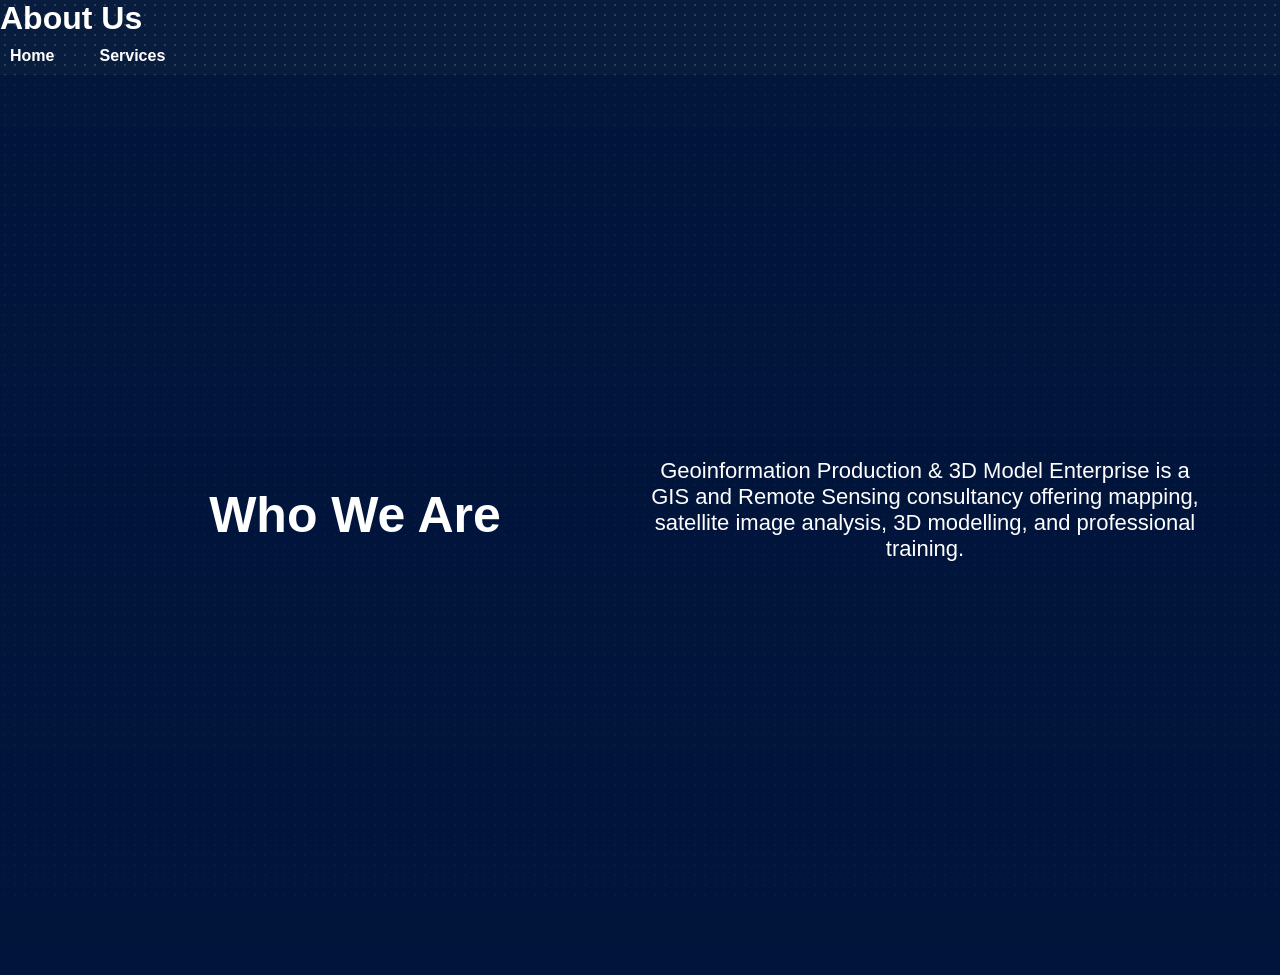
<file: about.html>
<!DOCTYPE html>
<html>
<head>

<title>About Us</title>

<link rel="stylesheet" href="style.css">

</head>

<body>

<header>

<h1>About Us</h1>

<nav>

<a href="index.html">Home</a>

<a href="services.html">Services</a>

</nav>

</header>

<section class="hero">

<h2>Who We Are</h2>

<p>

Geoinformation Production & 3D Model Enterprise is a GIS and Remote Sensing consultancy offering mapping, satellite image analysis, 3D modelling, and professional training.

</p>

</section>

</body>

</html>
</file>
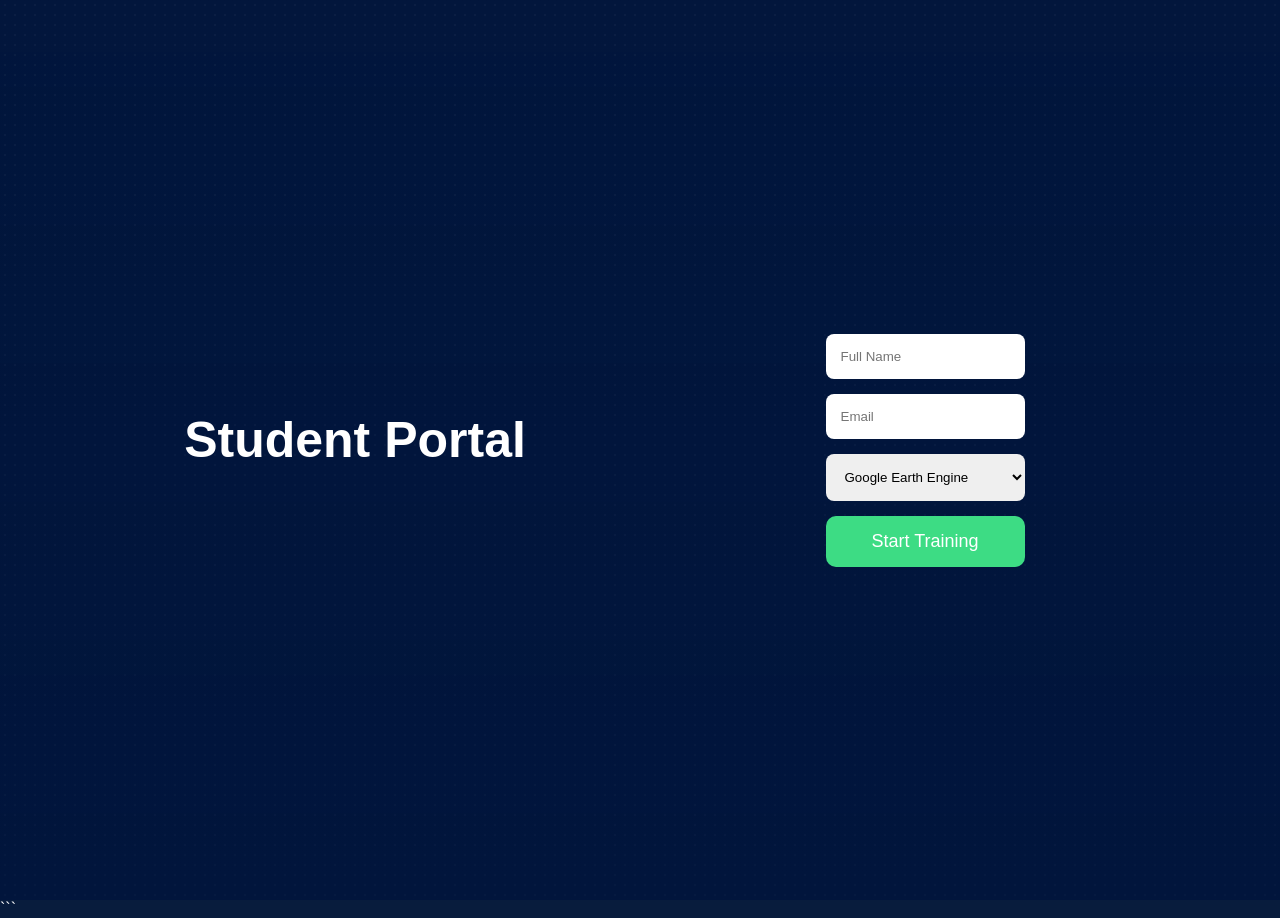
<file: login.html>
<!DOCTYPE html>
<html lang="en">
<head>

<meta charset="UTF-8">

<meta name="viewport" content="width=device-width, initial-scale=1.0">

<title>Student Login</title>

<link rel="stylesheet" href="style.css">

</head>

<body>

<section class="hero">

<h2>Student Portal</h2>


<form id="loginForm">

<input id="name" type="text" placeholder="Full Name" required>

<input id="email" type="email" placeholder="Email" required>

<select id="course">

<option>Google Earth Engine</option>

<option>ArcGIS Pro</option>

<option>QGIS</option>

<option>Surfer</option>

</select>

<button type="submit">

Start Training

</button>

</form>

</section>


<script>
document.getElementById("loginForm").addEventListener("submit", function(e){
    e.preventDefault();

    const today = new Date();

    const student = {
        name: document.getElementById("name").value,
        email: document.getElementById("email").value,
        course: document.getElementById("course").value,

        // Save the exact date of registration
        registrationDate: today.toISOString(),

        // Save the training year permanently
        trainingYear: today.getFullYear(),

        // Permanent certificate number
        certificateNumber:
            "GPE-" +
            today.getFullYear() +
            "-" +
            Math.floor(100000 + Math.random() * 900000)
    };

    localStorage.setItem("studentData", JSON.stringify(student));

    window.location = "student.html";
});

</script>
```

</body>

</html>
</file>
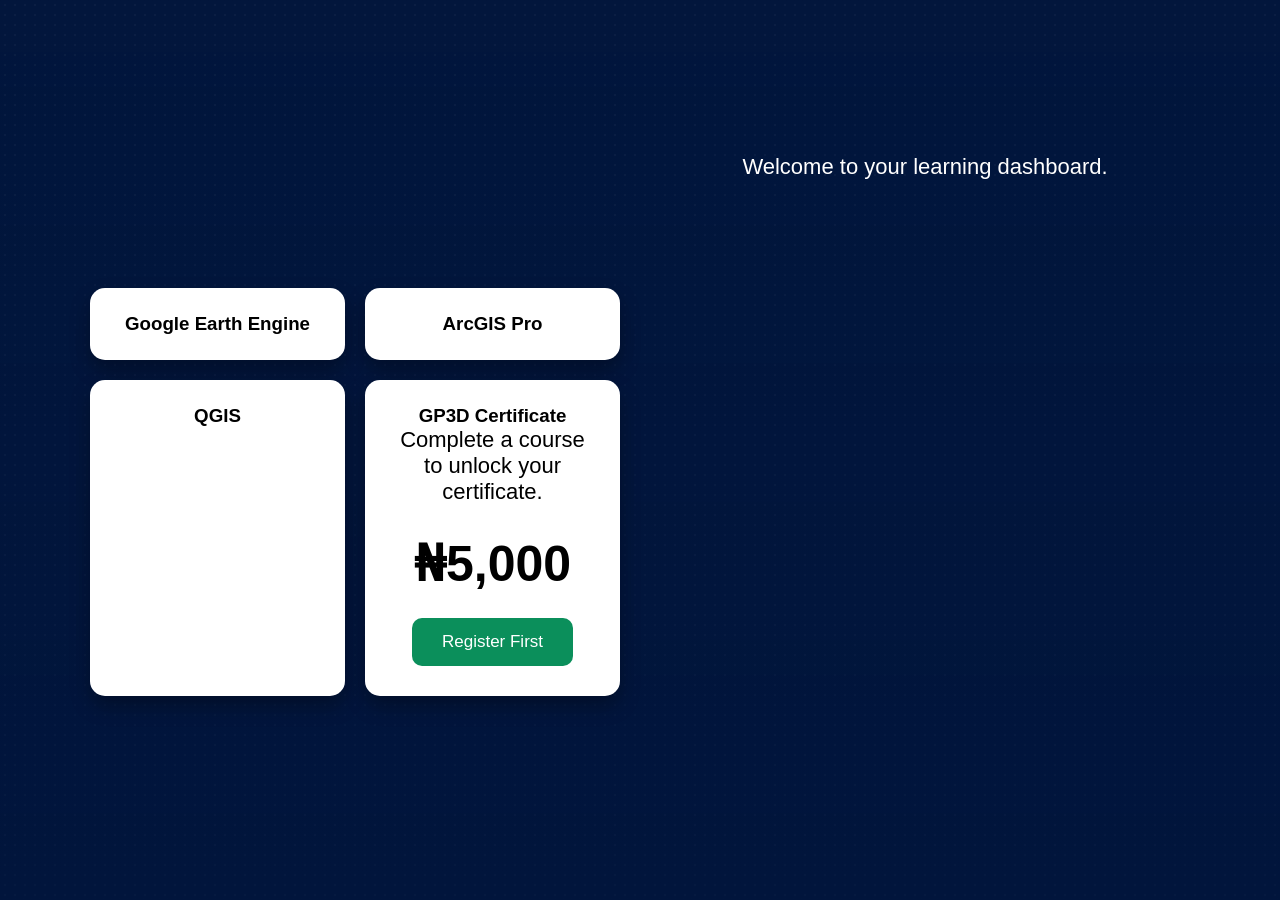
<file: student.html>
<!DOCTYPE html>
<html lang="en">
<head>

<meta charset="UTF-8">

<meta name="viewport" content="width=device-width, initial-scale=1.0">

<title>Student Dashboard</title>

<link rel="stylesheet" href="style.css">

</head>
<script src="https://js.paystack.co/v2/inline.js"></script>
<script src="payment.js"></script>

<script>
document.addEventListener("DOMContentLoaded", function(){

    const student = JSON.parse(localStorage.getItem("studentData"));

    const actionBtn = document.getElementById("actionBtn");
    const message = document.getElementById("certificateMessage");

    // No student
    if(!student){
        actionBtn.innerHTML = "Register First";
        actionBtn.onclick = function(){
            window.location = "login.html";
        };
        return;
    }

    // Course not completed
    if(student.completed !== true){

        message.innerHTML =
        "Choose a course and complete it before requesting your certificate.";

        actionBtn.innerHTML = "Start Learning";

        actionBtn.onclick = function(){
            window.location = "courses.html";
        };

    }

    // Course completed
    else{

        message.innerHTML =
        "Congratulations! Your course is complete. Pay ₦5,000 to download your GP3D Certificate.";

        actionBtn.innerHTML = "Pay ₦5,000 & Get Certificate";

        actionBtn.onclick = function(){

            startPayment();

        };

    }

});
</script>

<script>

document.addEventListener("DOMContentLoaded", function(){

    const student = JSON.parse(localStorage.getItem("studentData"));

    const payButton = document.getElementById("payNow");

    if(student && student.completed === true){

        payButton.disabled = false;

        payButton.innerHTML = "Pay & Get Certificate";

        payButton.style.background = "#0b8f5b";

        payButton.style.cursor = "pointer";

    }

});

</script>
<body>

<section class="hero">

<h2 id="welcome"></h2>

<p>Welcome to your learning dashboard.</p>

<div class="services">

<div class="card">

<h3>Google Earth Engine</h3>

</div>

<div class="card">

<h3>ArcGIS Pro</h3>

</div>

<div class="card">

<h3>QGIS</h3>

</div>

<div class="card">

    <h3>GP3D Certificate</h3>

    <p id="certificateMessage">
        Complete a course to unlock your certificate.
    </p>

    <h2>₦5,000</h2>

    <button id="actionBtn" class="lesson-btn">
        Start Learning
    </button>

</div>
</file>
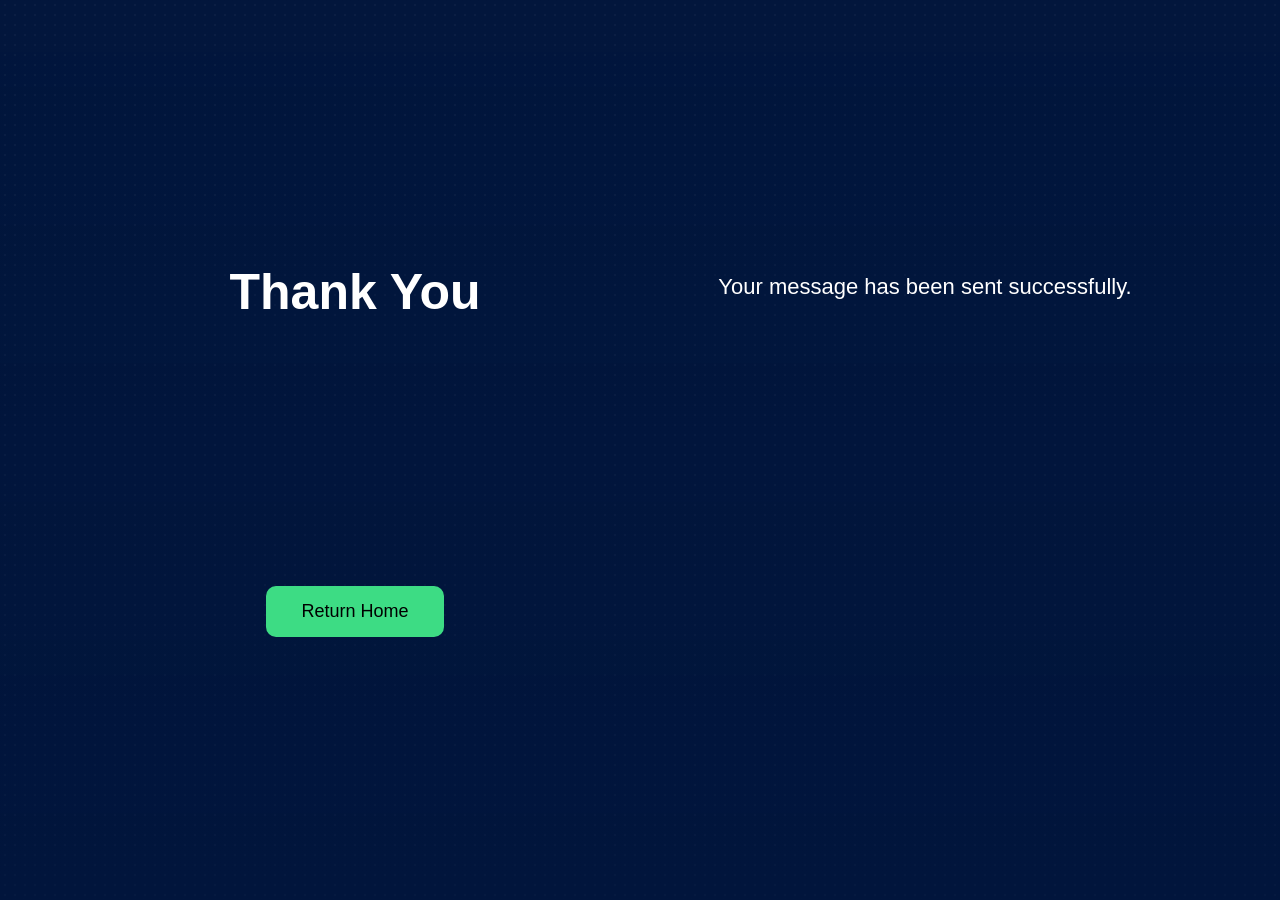
<file: thanks.html>
<!DOCTYPE html>
<html lang="en">
<head>

<meta charset="UTF-8">

<meta name="viewport" content="width=device-width, initial-scale=1.0">

<title>Thank You</title>

<link rel="stylesheet" href="style.css">

</head>

<body>

<section class="hero">

<h2>Thank You</h2>

<p>Your message has been sent successfully.</p>

<a href="index.html">

<button>Return Home</button>

</a>

</section>

</body>

</html>
</file>
<file: style.css>
*{

margin:0;

padding:0;

box-sizing:border-box;

font-family:Arial,sans-serif;

}

body{

background:#081c3d;

color:white;

}


/* Premium Navigation */

.navbar{
    position:fixed;
    top:0;
    left:0;
    width:100%;
    display:flex;
    justify-content:space-between;
    align-items:center;
    padding:18px 45px;
    backdrop-filter:blur(18px);
    background:rgba(3,21,47,.55);
    border-bottom:1px solid rgba(255,255,255,.1);
    z-index:1000;
}

.logo{
    display:flex;
    align-items:center;
    gap:12px;
}

.logo img{
    width:60px;
    height:60px;
    object-fit:contain;
    border-radius:50%;
}

nav{
    display:flex;
    gap:25px;
    align-items:center;
}

nav a{
    color:white;
    text-decoration:none;
    font-weight:600;
    transition:.3s;
}

nav a:hover{
    color:#3ddc84;
}

.logo{

display:flex;

align-items:center;

gap:10px;

font-size:24px;

font-weight:bold;

}

.logo img{

width:45px;

height:45px;

border-radius:50%;

background:white;

}

nav a{

color:white;

margin-left:20px;

text-decoration:none;

font-weight:bold;

transition:.3s;

}

nav a:hover{

color:#3ddc84;

}

nav a{

color:white;

margin:10px;

text-decoration:none;

font-weight:bold;

}

nav a:hover{

color:#3ddc84;

}


.hero{

height:100vh;

display:flex;

flex-direction:column;

justify-content:center;

align-items:center;

text-align:center;

padding:20px;

background-image:linear-gradient(rgba(0,20,60,.75),rgba(0,20,60,.85));

background-size:cover;

background-position:center;

}

.hero h2{

font-size:50px;

margin-bottom:20px;

}

.hero p{

font-size:22px;

max-width:700px;

margin-bottom:30px;

}

button{

padding:15px 35px;

font-size:18px;

background:#3ddc84;

border:none;

border-radius:10px;

cursor:pointer;

}

button:hover{

background:#2bbf6a;

}

.services{

padding:50px 20px;

display:grid;

grid-template-columns:repeat(auto-fit,minmax(250px,1fr));

gap:20px;

}

.card{

background:white;

color:black;

padding:25px;

border-radius:15px;

box-shadow:0 10px 20px rgba(0,0,0,.3);

transition:.3s;

}

.card:hover{

transform:translateY(-10px);

}

#contact{

padding:40px;

background:#04122b;

}

#contact a{

display:inline-block;

margin-top:20px;

padding:15px 25px;

background:#25D366;

color:white;

text-decoration:none;

border-radius:10px;

}

.earth{

font-size:120px;

animation:spin 12s linear infinite;

margin-bottom:20px;

}

@keyframes spin{

from{

transform:rotate(0deg);

}

to{

transform:rotate(360deg);

}

}

form{

max-width:500px;

margin:auto;

display:flex;

flex-direction:column;

gap:15px;

padding:20px;

}

input,select{

padding:15px;

border:none;

border-radius:8px;

}

form button{

background:#3ddc84;

color:white;

}
#earth-container{

width:320px;

height:320px;

margin-bottom:30px;

}

canvas{

display:block;

}

#map{

height:400px;

border-radius:20px;

margin-top:20px;

}

.hero{

animation:fadeIn 1.5s ease;

}

.card{

animation:slideUp 1s ease;

}

@keyframes fadeIn{

from{

opacity:0;

transform:translateY(30px);

}

to{

opacity:1;

transform:translateY(0);

}

}

@keyframes slideUp{

from{

opacity:0;

transform:translateY(40px);

}

to{

opacity:1;

transform:translateY(0);

}

}

body{

background:#081c3d;

color:white;

overflow-x:hidden;

position:relative;

}

body::before{

content:"";

position:fixed;

top:0;

left:0;

width:100%;

height:100%;

background:
radial-gradient(circle,#ffffff 1px,transparent 1px);

background-size:10px 10px;

opacity:0.15;

animation:moveStars 80s linear infinite;

z-index:-1;

}

@keyframes moveStars{

from{

transform:translateY(0);

}

to{

transform:translateY(-400px);

}

}

.stats{

display:grid;

grid-template-columns:repeat(auto-fit,minmax(180px,1fr));

gap:1px;

padding:1px 1px;

text-align:center;

}

.stat{

background:#102b57;

padding:1px;

border-radius:1px;

box-shadow:0 3px 3px rgba(0,0,0,.4);

}

.stat h2{

font-size:15px;

color:#3ddc84;

}

#compareBox{

position:relative;

height:350px;

background:#1d3f73;

border-radius:20px;

overflow:hidden;

margin-top:20px;

}

#before{

position:absolute;

left:0;

top:0;

width:50%;

height:100%;

background:#3ddc84;

display:flex;

justify-content:center;

align-items:center;

font-size:40px;

font-weight:bold;

}

#after{

position:absolute;

right:0;

top:0;

width:100%;

height:100%;

display:flex;

justify-content:center;

align-items:center;

font-size:40px;

font-weight:bold;

}

.light-mode{

background:#f4f8ff;

color:black;

}

.light-mode .card{

background:white;

color:black;

}

#themeButton{

background:none;

border:none;

font-size:24px;

cursor:pointer;

color:white;

}
#earth-container{

width:420px;

height:420px;

margin:auto;

margin-bottom:30px;

}

canvas{

display:block;

width:100%;

height:100%;

}
.hero{

background-image:
linear-gradient(rgba(0,20,60,.75),rgba(0,20,60,.85)),
url("C:\\Users\\EMMANUEL AKINWALE\\Desktop\\SOFTWARE\\images/hero.jpg");

background-size:cover;

background-position:center;

}
.card img{

width:100%;

height:180px;

object-fit:cover;

border-radius:15px;

margin-bottom:15px;

}
/* =========================
   COMPANY LOGO FIX
========================= */

/* Logo in the top navigation */
.logo img{
    width:50px;
    height:50px;
    object-fit:contain;
    border-radius:50%;
    background:white;
    padding:3px;
}

/* Logo inside portfolio cards */
.portfolio-logo{
    width:120px;
    height:120px;
    object-fit:contain;
    display:block;
    margin:15px auto;
    background:white;
    border-radius:15px;
    padding:10px;
}

/* Prevent any image from overflowing */
img{
    max-width:100%;
    height:auto;
}
.hero{

display:grid;

grid-template-columns:1fr 1fr;

align-items:center;

padding:140px 70px;

min-height:100vh;

}

.hero-left h1{

font-size:68px;

line-height:1.05;

margin-bottom:20px;

}

.hero-left h1 span{

color:#3ddc84;

}

.small-text{

letter-spacing:6px;

font-size:13px;

margin-bottom:20px;

color:#9dc8ff;

}

.hero-description{

font-size:22px;

max-width:600px;

line-height:1.7;

margin-bottom:35px;

}

.hero-buttons{

display:flex;

gap:18px;

}

.btn-green{

background:#3ddc84;

color:black;

padding:18px 35px;

border-radius:50px;

text-decoration:none;

font-weight:bold;

}

.btn-outline{

border:2px solid white;

padding:18px 35px;

border-radius:50px;

color:white;

text-decoration:none;

}
.whatsapp{

position:fixed;

bottom:25px;

right:25px;

width:65px;

height:65px;

background:#25D366;

display:flex;

justify-content:center;

align-items:center;

border-radius:50%;

font-size:34px;

text-decoration:none;

box-shadow:0 15px 35px rgba(0,0,0,.4);

z-index:999;

}
@media(max-width:768px){

.hero{

grid-template-columns:1fr;

text-align:center;

padding:120px 25px;

}

.hero-left h1{

font-size:42px;

}

nav{

flex-wrap:wrap;

justify-content:center;

}

#earth-container{

width:280px;

height:280px;

}

}

.comparison-container{

position:relative;

max-width:900px;

margin:auto;

overflow:hidden;

border-radius:20px;

}

.after-image{

width:100%;

display:block;

}

.before-wrapper{

position:absolute;

top:0;

left:0;

width:50%;

overflow:hidden;

height:100%;

}

.before-image{

width:900px;

max-width:none;

display:block;

}

.slider-line{

position:absolute;

top:0;

left:50%;

width:4px;

height:100%;

background:white;

box-shadow:0 0 15px white;

}

#comparisonSlider{

width:100%;

margin-top:20px;

}

#map{

height:500px;

width:100%;

border-radius:20px;

margin-top:20px;

box-shadow:0 15px 30px rgba(0,0,0,.4);

}

/* Portfolio Grid */

.portfolio-grid{

display:grid;

grid-template-columns:repeat(auto-fit,minmax(320px,1fr));

gap:30px;

padding:50px;

}

.project{

background:rgba(255,255,255,.08);

backdrop-filter:blur(14px);

border:1px solid rgba(255,255,255,.12);

border-radius:22px;

overflow:hidden;

transition:.4s;

}

.project:hover{

transform:translateY(-12px);

box-shadow:0 25px 45px rgba(61,220,132,.25);

}

.project h3{

margin:15px;

}

.project p{

margin:0 15px 12px;

}

.portfolio-image:hover{

transform:scale(1.03);

}

.lightbox{

display:none;

position:fixed;

top:0;

left:0;

width:100%;

height:100%;

background:rgba(0,0,0,.95);

justify-content:center;

align-items:center;

z-index:5000;

cursor:pointer;

}

.lightbox img{

max-width:92%;

max-height:92%;

border-radius:18px;

box-shadow:0 20px 50px rgba(0,0,0,.6);

}
#earth-container{

animation:floatEarth 6s ease-in-out infinite;

}

@keyframes floatEarth{

0%{

transform:translateY(0);

}

50%{

transform:translateY(-15px);

}

100%{

transform:translateY(0);

}

}
.course-container{
max-width:1000px;
margin:auto;
padding:40px 20px;
}

.accordion{
background:#0a2d6b;
color:white;
cursor:pointer;
padding:18px;
width:100%;
text-align:left;
border:none;
font-size:20px;
font-weight:bold;
border-radius:10px;
margin-top:12px;
transition:.3s;
}

.accordion:hover,
.accordion.active{
background:#0b8f5b;
}

.panel{
display:none;
background:white;
color:#222;
padding:25px;
border-radius:0 0 10px 10px;
box-shadow:0 6px 18px rgba(0,0,0,.12);
line-height:1.9;
font-size:17px;
}

.panel p{
color:#333;
}

.example{
background:#eef8f3;
color:#1f2937;
border-left:5px solid #0b8f5b;
padding:15px;
border-radius:8px;
margin:18px 0;
}

.practice{
background:#fff7df;
color:#1f2937;
border-left:5px solid #d4a017;
padding:15px;
border-radius:8px;
margin:18px 0;
}

.code-box{
background:#1e1e1e;
color:white;
padding:15px;
border-radius:8px;
font-family:monospace;
overflow:auto;
}

.lesson-btn{
display:block;
margin:25px auto 5px;
padding:14px 30px;
background:#0b8f5b;
color:white;
border:none;
border-radius:10px;
font-size:17px;
cursor:pointer;
transition:.3s;
}

.lesson-btn:hover{
background:#086c44;
}
/* ===== GP3D Progress Tracker ===== */

.progress-container{
    width:100%;
    background:#d9d9d9;
    border-radius:20px;
    overflow:hidden;
    margin:25px 0;
}

.progress-bar{
    width:0%;
    height:22px;
    background:#0b8f5b;
    transition:.5s;
}

.progress-text{
    text-align:center;
    margin-top:10px;
    font-weight:bold;
    color:#0a2d6b;
}

.locked{
    opacity:.55;
    pointer-events:none;
}

.check{
    float:right;
    color:#2ecc71;
    display:none;
}
</file>
